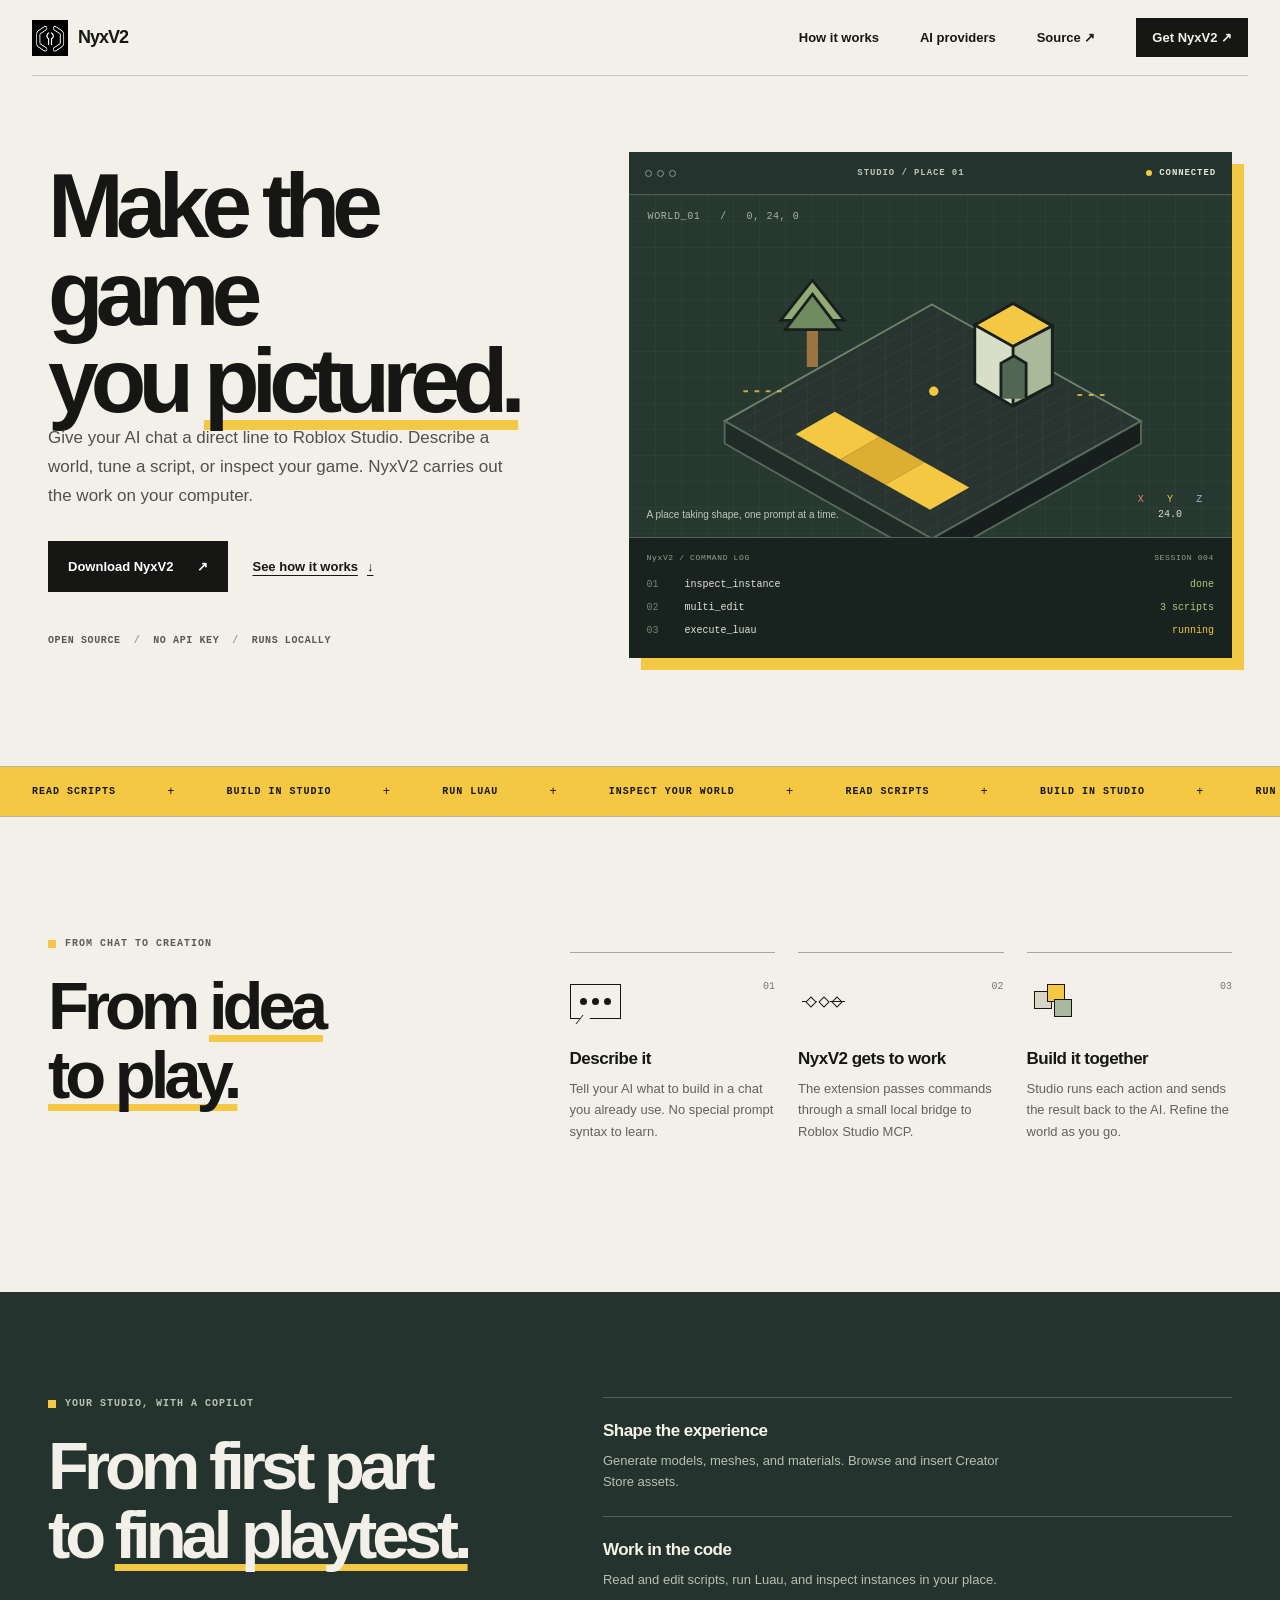
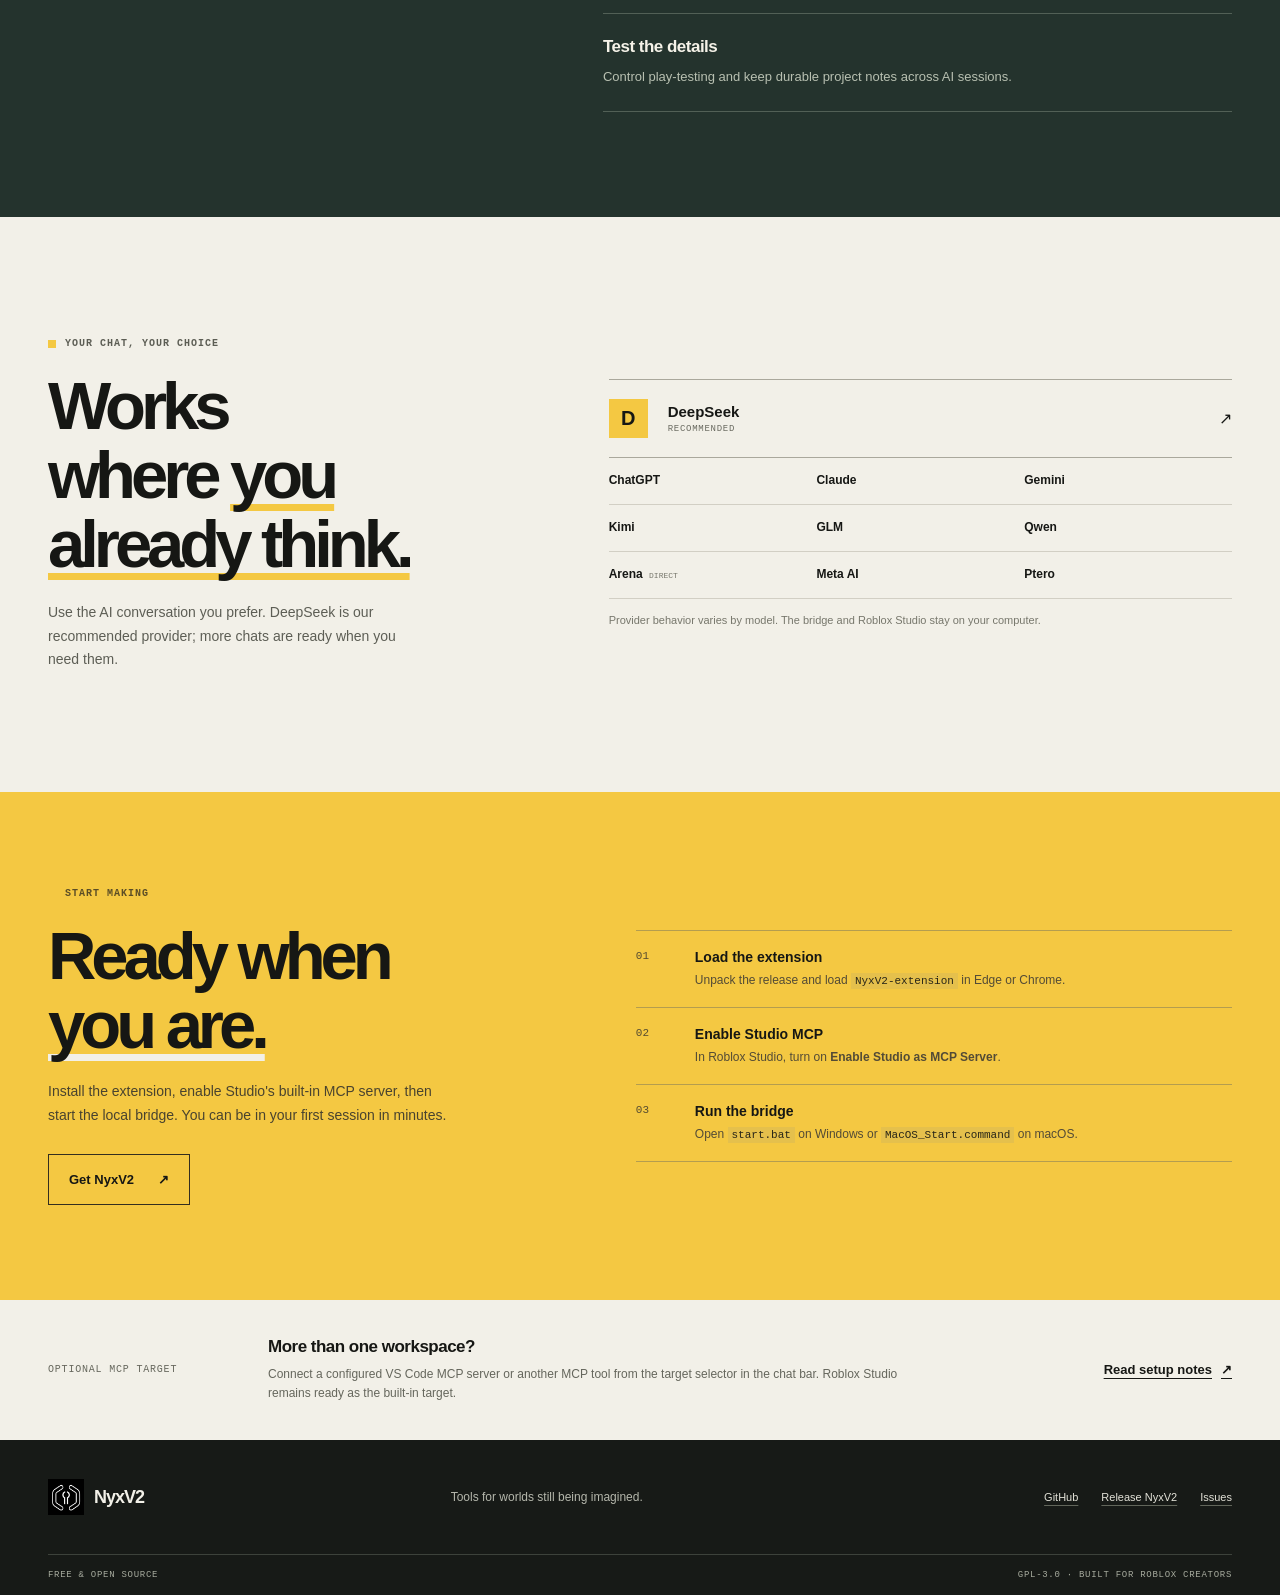
<file: docs/index.html>
<!doctype html>
<html lang="en">
  <head>
    <meta charset="utf-8">
    <meta name="viewport" content="width=device-width, initial-scale=1">
    <meta name="theme-color" content="#f2f0e8">
    <meta name="description" content="Build Roblox experiences from a normal AI chat. NyxV2 connects ChatGPT, DeepSeek, Gemini, and more to Roblox Studio through MCP.">
    <meta property="og:title" content="NyxV2: Build worlds with AI">
    <meta property="og:description" content="Your AI chat, connected to Roblox Studio. Free, open source, and running on your computer.">
    <meta property="og:type" content="website">
    <meta property="og:url" content="https://github.com/SharkCreepy/NyxV2-connector">
    <title>NyxV2: Build worlds with AI</title>
    <link rel="icon" href="assets/icon.png" type="image/png">
    <link rel="stylesheet" href="styles.css">
    <script src="script.js" defer></script>
  <style id="gesso-text-wrap">h1,h2,h3{text-wrap:balance}p,li,figcaption,blockquote{text-wrap:pretty}</style>
<style id="gesso-font-smoothing">html{-webkit-font-smoothing:antialiased;-moz-osx-font-smoothing:grayscale}</style>
<style id="gesso-image-outline">img:not([data-illustration]):not([data-icon]):not([aria-hidden="true"]){outline:1px solid rgba(0,0,0,0.05);outline-offset:-1px}</style>
</head>
  <body>
    <a class="skip-link" href="#main">Skip to content</a>
    <header class="site-header">
      <a class="brand" href="#top" aria-label="NyxV2 home">
        <img src="assets/icon.png" alt="" width="38" height="38">
        <span>NyxV2</span>
      </a>
      <button class="menu-toggle" type="button" aria-expanded="false" aria-controls="site-nav">
        <span class="menu-icon" aria-hidden="true"></span>
        <span class="sr-only">Open navigation</span>
      </button>
      <nav class="site-nav" id="site-nav" aria-label="Main navigation">
        <a href="#how-it-works">How it works</a>
        <a href="#providers">AI providers</a>
        <a href="https://github.com/SharkCreepy/NyxV2-connector" target="_blank" rel="noreferrer">Source <span aria-hidden="true">↗</span></a>
        <a class="nav-download" href="https://github.com/SharkCreepy/NyxV2-connector/releases/tag/NyxV2">Get NyxV2 <span aria-hidden="true">↗</span></a>
      </nav>
    </header>

    <main id="main">
      <section class="hero page-wrap" id="top">
        <div class="hero-copy">
          <h1>Make the game<br>you <span>pictured.</span></h1>
          <p class="hero-description">Give your AI chat a direct line to Roblox Studio. Describe a world, tune a script, or inspect your game. NyxV2 carries out the work on your computer.</p>
          <div class="hero-actions">
            <a class="button button-dark" href="https://github.com/SharkCreepy/NyxV2-connector/releases/tag/NyxV2">Download NyxV2 <span aria-hidden="true">↗</span></a>
            <a class="text-link" href="#how-it-works">See how it works <span aria-hidden="true">↓</span></a>
          </div>
          <ul class="hero-facts" aria-label="Highlights">
            <li>Open source</li>
            <li>No API key</li>
            <li>Runs locally</li>
          </ul>
        </div>

        <div class="workbench" aria-label="Illustration of NyxV2 connected to Roblox Studio">
          <div class="workbench-top">
            <span class="window-dots" aria-hidden="true"><i></i><i></i><i></i></span>
            <span>STUDIO / PLACE 01</span>
            <span class="connection"><i></i> CONNECTED</span>
          </div>
          <div class="scene">
            <div class="scene-coordinate">WORLD_01 &nbsp; / &nbsp; 0, 24, 0</div>
            <svg class="build-scene" viewBox="0 0 600 370" role="img" aria-labelledby="scene-title scene-desc">
              <title id="scene-title">A block-built Roblox world</title>
              <desc id="scene-desc">A small floating island with a house, a tree, and a stepping-stone path.</desc>
              <defs>
                <pattern id="grid" width="28" height="16" patternUnits="userSpaceOnUse" patternTransform="skewY(-28)">
                  <path d="M 28 0 L 0 0 0 16" fill="none" stroke="#3a4542" stroke-width="1"/>
                </pattern>
                <clipPath id="ground-clip">
                  <path d="M80 238 302 113 526 238 302 364Z"/>
                </clipPath>
              </defs>
              <path d="M80 238 302 113 526 238 302 364Z" fill="#283430" stroke="#70846c" stroke-width="2"/>
              <path d="M80 238 302 113 526 238 302 364Z" fill="url(#grid)" clip-path="url(#ground-clip)" opacity=".9"/>
              <path d="M80 238v24l222 126v-24Z" fill="#202a27" stroke="#56695a" stroke-width="2"/>
              <path d="M302 364v24l224-126v-24Z" fill="#171f1e" stroke="#56695a" stroke-width="2"/>
              <path d="m156 252 42-24 48 27-42 24Z" fill="#f4c842"/>
              <path d="m204 279 42-24 48 27-42 24Z" fill="#dcae31"/>
              <path d="m252 306 42-24 48 27-42 24Z" fill="#f4c842"/>
              <path d="M348 198v-63l41-23 42 24v63l-42 23Z" fill="#d7dfc7" stroke="#18201d" stroke-width="3"/>
              <path d="m348 135 41 23 42-22-42-24Z" fill="#f4c842" stroke="#18201d" stroke-width="3"/>
              <path d="m389 158 42-22v63l-42 22Z" fill="#a9b99a" stroke="#18201d" stroke-width="3"/>
              <path d="M376 214v-38l14-8 13 8v38" fill="#516653" stroke="#18201d" stroke-width="3"/>
              <path d="M174 174v-53" stroke="#9b7440" stroke-width="12" stroke-linecap="square"/>
              <path d="m174 87 34 43h-68Z" fill="#94aa75" stroke="#18201d" stroke-width="3"/>
              <path d="m174 102 29 38h-58Z" fill="#718b60" stroke="#18201d" stroke-width="3"/>
              <path d="M100 206h42M458 210h35" stroke="#f4c842" stroke-width="2" stroke-dasharray="5 7" opacity=".8"/>
              <circle cx="304" cy="206" r="5" fill="#f4c842"/>
            </svg>
            <div class="scene-axis"><span>X</span><span>Y</span><span>Z</span><b>24.0</b></div>
            <div class="scene-caption">A place taking shape, one prompt at a time.</div>
          </div>
          <div class="agent-console">
            <div class="console-heading"><span>NyxV2 / COMMAND LOG</span><span>SESSION 004</span></div>
            <div class="console-line"><span class="console-index">01</span><span class="console-command">inspect_instance</span><span class="console-result">done</span></div>
            <div class="console-line"><span class="console-index">02</span><span class="console-command">multi_edit</span><span class="console-result">3 scripts</span></div>
            <div class="console-line"><span class="console-index">03</span><span class="console-command">execute_luau</span><span class="console-result">running</span></div>
          </div>
        </div>
      </section>

      <section class="ticker" aria-label="Product highlights">
        <div class="ticker-track">
          <span>READ SCRIPTS</span><b>+</b><span>BUILD IN STUDIO</span><b>+</b><span>RUN LUAU</span><b>+</b><span>INSPECT YOUR WORLD</span><b>+</b><span>READ SCRIPTS</span><b>+</b><span>BUILD IN STUDIO</span><b>+</b><span>RUN LUAU</span><b>+</b><span>INSPECT YOUR WORLD</span><b>+</b>
        </div>
      </section>

      <section class="how page-wrap section-space" id="how-it-works">
        <div class="section-heading">
          <p class="section-label"><span class="label-mark"></span> FROM CHAT TO CREATION</p>
          <h2>From <span>idea to play.</span></h2>
        </div>
        <div class="steps">
          <article class="step">
            <span class="step-number">01</span>
            <div class="step-symbol symbol-chat" aria-hidden="true"><i></i><i></i><i></i></div>
            <h3>Describe it</h3>
            <p>Tell your AI what to build in a chat you already use. No special prompt syntax to learn.</p>
          </article>
          <article class="step">
            <span class="step-number">02</span>
            <div class="step-symbol symbol-bridge" aria-hidden="true"><i></i><i></i><i></i></div>
            <h3>NyxV2 gets to work</h3>
            <p>The extension passes commands through a small local bridge to Roblox Studio MCP.</p>
          </article>
          <article class="step">
            <span class="step-number">03</span>
            <div class="step-symbol symbol-cube" aria-hidden="true"><i></i><i></i><i></i></div>
            <h3>Build it together</h3>
            <p>Studio runs each action and sends the result back to the AI. Refine the world as you go.</p>
          </article>
        </div>
      </section>

      <section class="capabilities">
        <div class="capability-layout page-wrap">
          <div>
            <p class="section-label"><span class="label-mark"></span> YOUR STUDIO, WITH A COPILOT</p>
            <h2>From first part to <span>final playtest.</span></h2>
          </div>
          <div class="capability-list">
            <article><div><h3>Shape the experience</h3><p>Generate models, meshes, and materials. Browse and insert Creator Store assets.</p></div></article>
            <article><div><h3>Work in the code</h3><p>Read and edit scripts, run Luau, and inspect instances in your place.</p></div></article>
            <article><div><h3>Test the details</h3><p>Control play-testing and keep durable project notes across AI sessions.</p></div></article>
          </div>
        </div>
      </section>

      <section class="providers page-wrap section-space" id="providers">
        <div class="provider-intro">
          <p class="section-label"><span class="label-mark"></span> YOUR CHAT, YOUR CHOICE</p>
          <h2>Works where <span>you already think.</span></h2>
          <p>Use the AI conversation you prefer. DeepSeek is our recommended provider; more chats are ready when you need them.</p>
        </div>
        <div class="provider-board">
          <div class="provider-featured"><span class="provider-monogram">D</span><div><b>DeepSeek</b><small>RECOMMENDED</small></div><span class="provider-arrow">↗</span></div>
          <div class="provider-grid">
            <span>ChatGPT</span><span>Claude</span><span>Gemini</span><span>Kimi</span><span>GLM</span>
            <span>Qwen</span><span>Arena <small>DIRECT</small></span><span>Meta AI</span><span>Ptero</span>
          </div>
          <p class="provider-note">Provider behavior varies by model. The bridge and Roblox Studio stay on your computer.</p>
        </div>
      </section>

      <section class="setup-band">
        <div class="setup-layout page-wrap">
          <div class="setup-copy">
            <p class="section-label"><span class="label-mark"></span> START MAKING</p>
            <h2>Ready when <span>you are.</span></h2>
            <p>Install the extension, enable Studio's built-in MCP server, then start the local bridge. You can be in your first session in minutes.</p>
            <a class="button button-yellow" href="https://github.com/SharkCreepy/NyxV2-connector/releases/tag/NyxV2">Get NyxV2 <span aria-hidden="true">↗</span></a>
          </div>
          <ol class="setup-steps">
            <li><span>01</span><div><b>Load the extension</b><p>Unpack the release and load <code>NyxV2-extension</code> in Edge or Chrome.</p></div></li>
            <li><span>02</span><div><b>Enable Studio MCP</b><p>In Roblox Studio, turn on <em>Enable Studio as MCP Server</em>.</p></div></li>
            <li><span>03</span><div><b>Run the bridge</b><p>Open <code>start.bat</code> on Windows or <code>MacOS_Start.command</code> on macOS.</p></div></li>
          </ol>
        </div>
      </section>

      <section class="other-target page-wrap">
        <div class="target-index">OPTIONAL MCP TARGET</div>
        <div class="target-title"><h2>More than one workspace?</h2><p>Connect a configured VS Code MCP server or another MCP tool from the target selector in the chat bar. Roblox Studio remains ready as the built-in target.</p></div>
        <a href="https://github.com/SharkCreepy/NyxV2-connector#readme" class="text-link">Read setup notes <span aria-hidden="true">↗</span></a>
      </section>
    </main>

    <footer class="site-footer">
      <div class="footer-main page-wrap">
        <a class="brand footer-brand" href="#top">
          <img src="assets/icon.png" alt="" width="36" height="36">
          <span>NyxV2</span>
        </a>
        <p>Tools for worlds still being imagined.</p>
        <div class="footer-links"><a href="https://github.com/SharkCreepy/NyxV2-connector">GitHub</a><a href="https://github.com/SharkCreepy/NyxV2-connector/releases/tag/NyxV2">Release NyxV2</a><a href="https://github.com/SharkCreepy/NyxV2-connector/issues">Issues</a></div>
      </div>
      <div class="footer-bottom page-wrap"><span>FREE & OPEN SOURCE</span><span>GPL-3.0 · BUILT FOR ROBLOX CREATORS</span></div>
    </footer>
  </body>
</html>
</file>
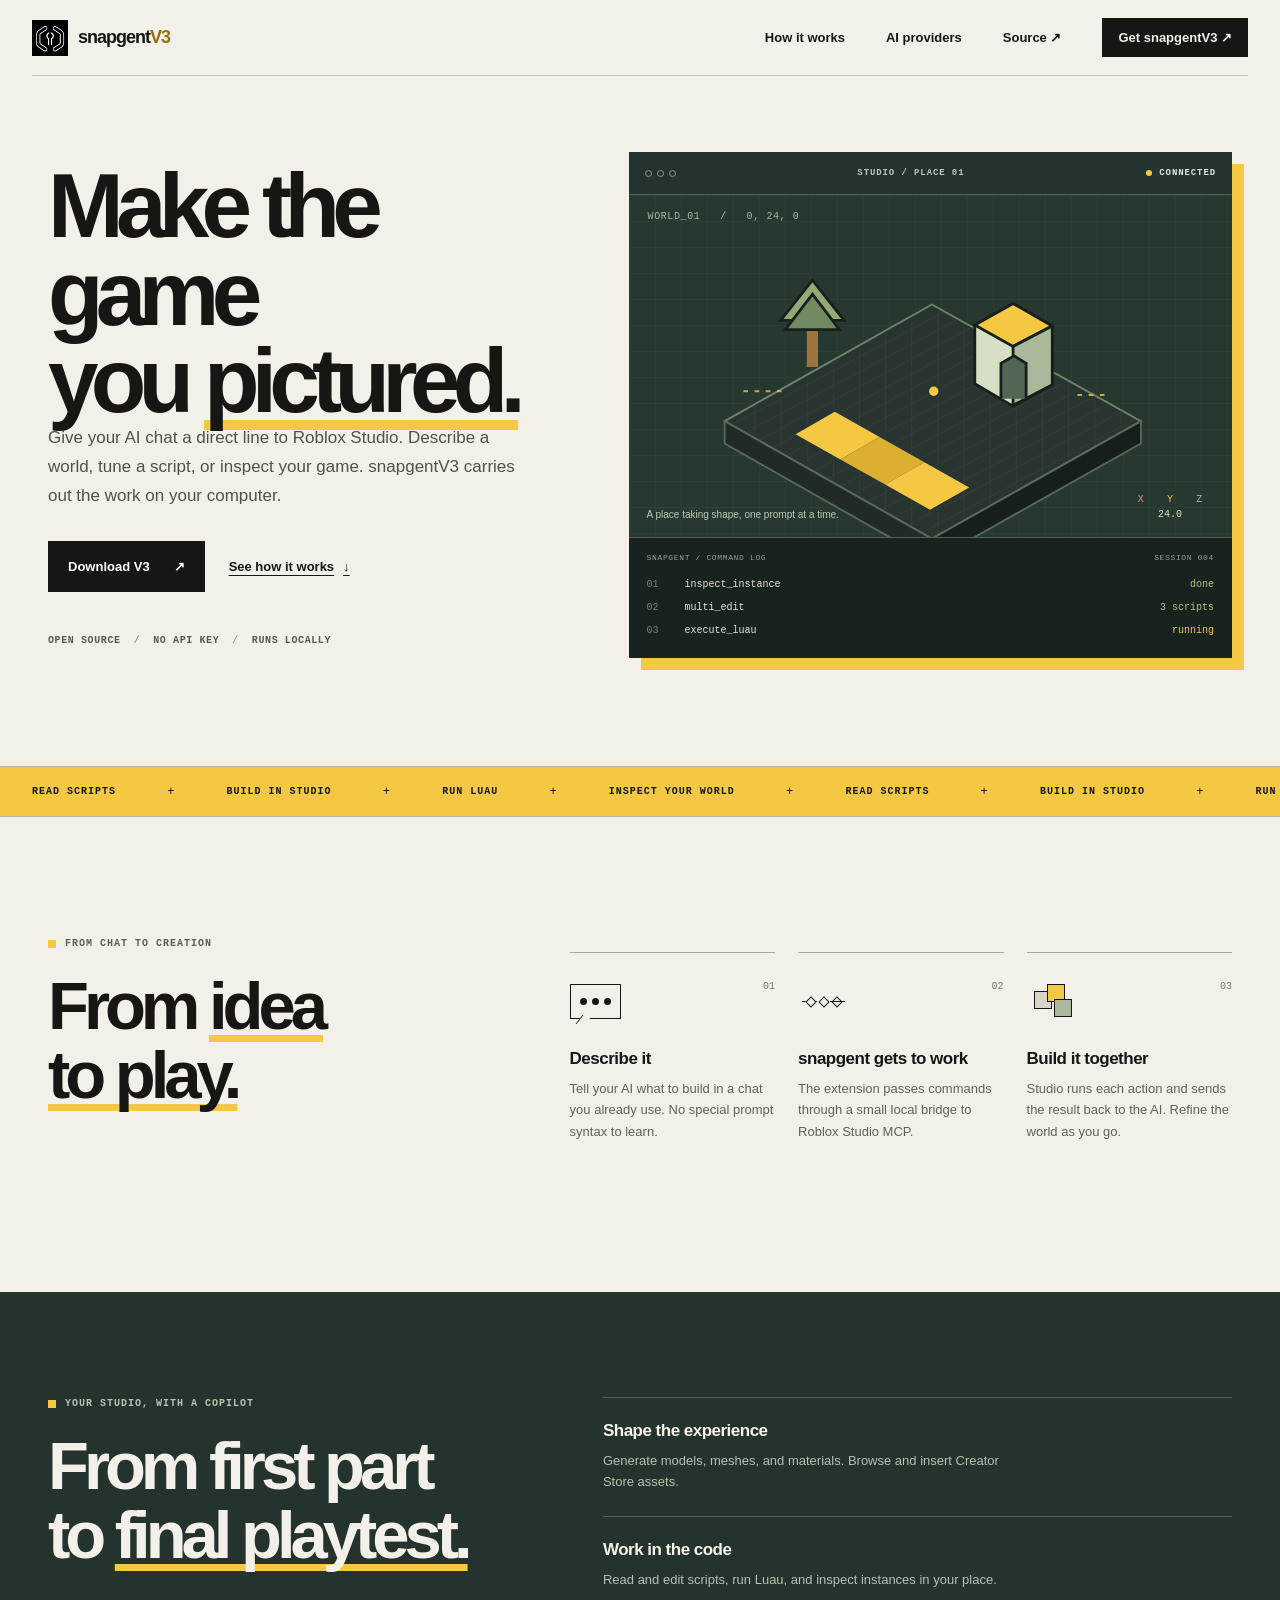
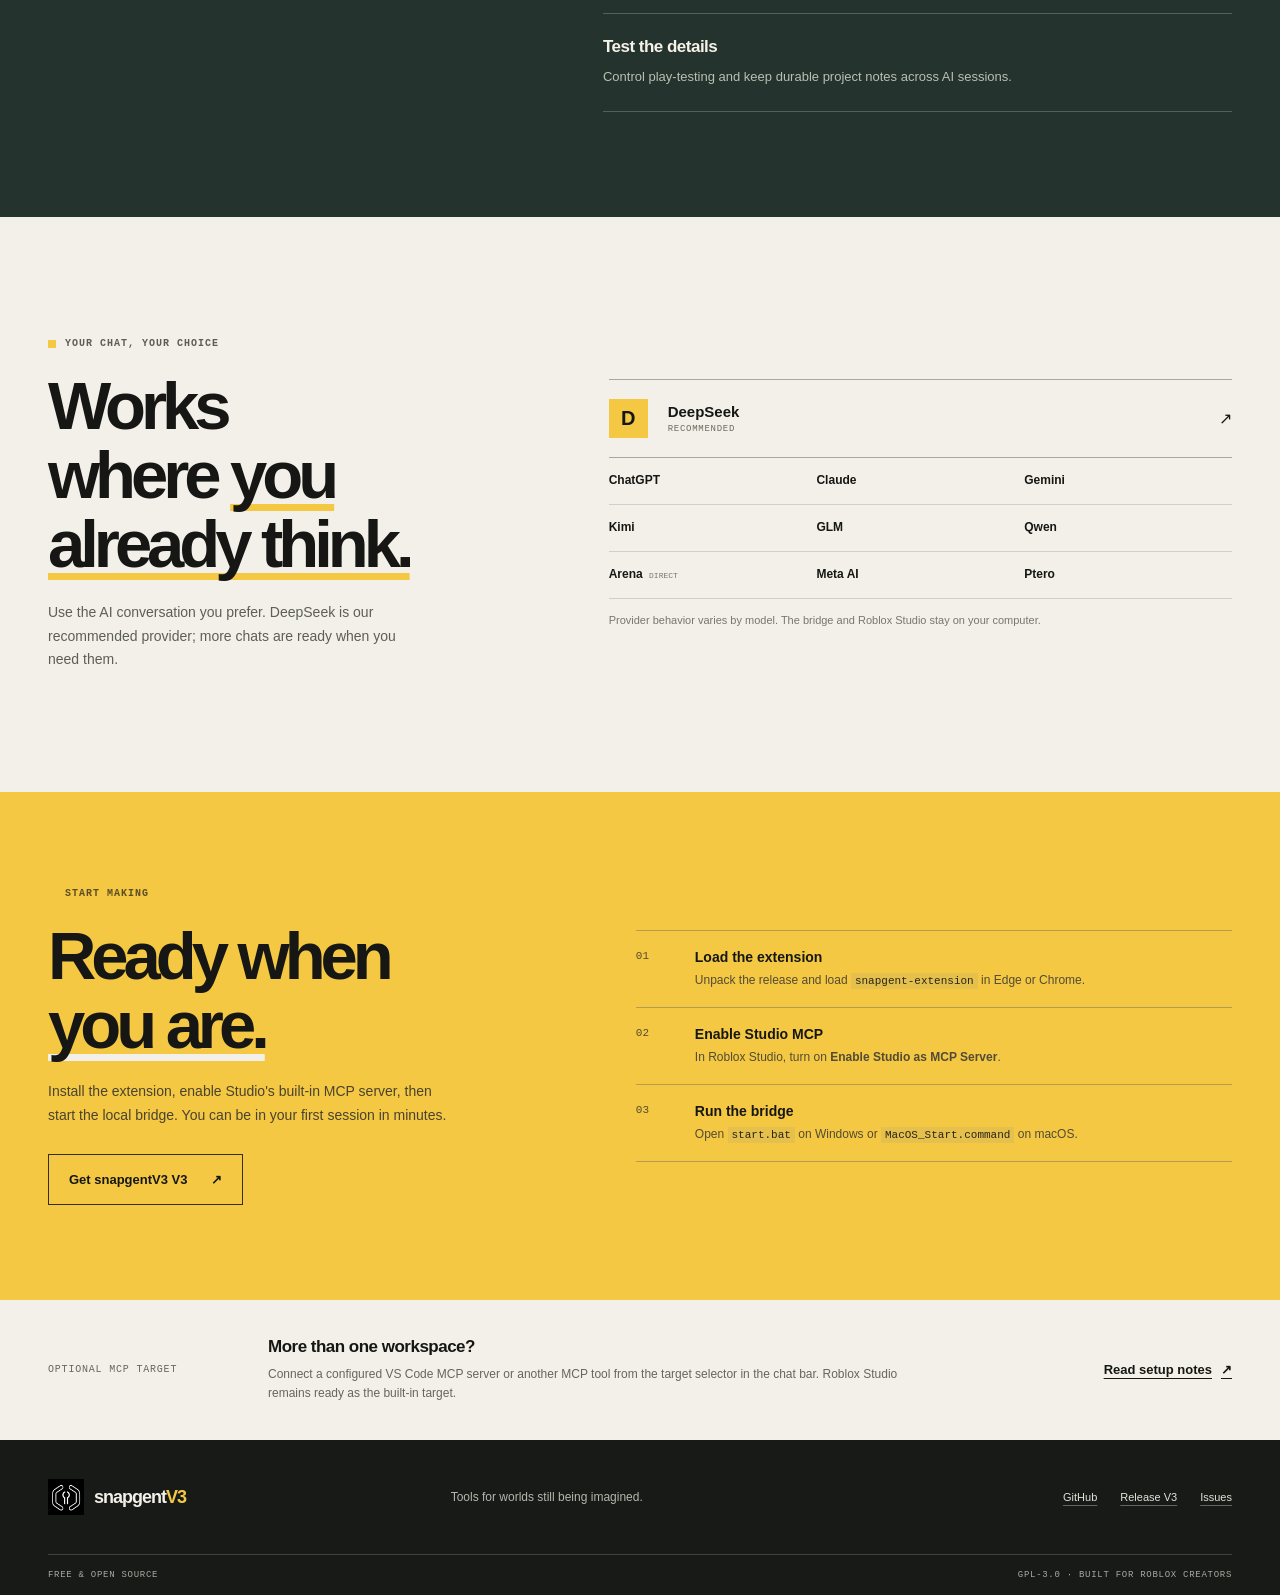
<file: site/index.html>
<!doctype html>
<html lang="en">
  <head>
    <meta charset="utf-8">
    <meta name="viewport" content="width=device-width, initial-scale=1">
    <meta name="theme-color" content="#f2f0e8">
    <meta name="description" content="Build Roblox experiences from a normal AI chat. snapgentV3 connects ChatGPT, DeepSeek, Gemini, and more to Roblox Studio through MCP.">
    <meta property="og:title" content="snapgentV3: Build worlds with AI">
    <meta property="og:description" content="Your AI chat, connected to Roblox Studio. Free, open source, and running on your computer.">
    <meta property="og:type" content="website">
    <meta property="og:url" content="https://herdodp.github.io/snapgent-connector/">
    <title>snapgentV3: Build worlds with AI</title>
    <link rel="icon" href="assets/icon.png" type="image/png">
    <link rel="stylesheet" href="styles.css">
    <script src="script.js" defer></script>
  <style id="gesso-text-wrap">h1,h2,h3{text-wrap:balance}p,li,figcaption,blockquote{text-wrap:pretty}</style>
<style id="gesso-font-smoothing">html{-webkit-font-smoothing:antialiased;-moz-osx-font-smoothing:grayscale}</style>
<style id="gesso-image-outline">img:not([data-illustration]):not([data-icon]):not([aria-hidden="true"]){outline:1px solid rgba(0,0,0,0.05);outline-offset:-1px}</style>
</head>
  <body>
    <a class="skip-link" href="#main">Skip to content</a>
    <header class="site-header">
      <a class="brand" href="#top" aria-label="snapgentV3 home">
        <img src="assets/icon.png" alt="" width="38" height="38">
        <span>snapgent<span class="brand-version">V3</span></span>
      </a>
      <button class="menu-toggle" type="button" aria-expanded="false" aria-controls="site-nav">
        <span class="menu-icon" aria-hidden="true"></span>
        <span class="sr-only">Open navigation</span>
      </button>
      <nav class="site-nav" id="site-nav" aria-label="Main navigation">
        <a href="#how-it-works">How it works</a>
        <a href="#providers">AI providers</a>
        <a href="https://github.com/herdodp/snapgent-connector" target="_blank" rel="noreferrer">Source <span aria-hidden="true">↗</span></a>
        <a class="nav-download" href="https://github.com/herdodp/snapgent-connector/releases/tag/V3">Get snapgentV3 <span aria-hidden="true">↗</span></a>
      </nav>
    </header>

    <main id="main">
      <section class="hero page-wrap" id="top">
        <div class="hero-copy">
          <h1>Make the game<br>you <span>pictured.</span></h1>
          <p class="hero-description">Give your AI chat a direct line to Roblox Studio. Describe a world, tune a script, or inspect your game. snapgentV3 carries out the work on your computer.</p>
          <div class="hero-actions">
            <a class="button button-dark" href="https://github.com/herdodp/snapgent-connector/releases/tag/V3">Download V3 <span aria-hidden="true">↗</span></a>
            <a class="text-link" href="#how-it-works">See how it works <span aria-hidden="true">↓</span></a>
          </div>
          <ul class="hero-facts" aria-label="Highlights">
            <li>Open source</li>
            <li>No API key</li>
            <li>Runs locally</li>
          </ul>
        </div>

        <div class="workbench" aria-label="Illustration of snapgentV3 connected to Roblox Studio">
          <div class="workbench-top">
            <span class="window-dots" aria-hidden="true"><i></i><i></i><i></i></span>
            <span>STUDIO / PLACE 01</span>
            <span class="connection"><i></i> CONNECTED</span>
          </div>
          <div class="scene">
            <div class="scene-coordinate">WORLD_01 &nbsp; / &nbsp; 0, 24, 0</div>
            <svg class="build-scene" viewBox="0 0 600 370" role="img" aria-labelledby="scene-title scene-desc">
              <title id="scene-title">A block-built Roblox world</title>
              <desc id="scene-desc">A small floating island with a house, a tree, and a stepping-stone path.</desc>
              <defs>
                <pattern id="grid" width="28" height="16" patternUnits="userSpaceOnUse" patternTransform="skewY(-28)">
                  <path d="M 28 0 L 0 0 0 16" fill="none" stroke="#3a4542" stroke-width="1"/>
                </pattern>
                <clipPath id="ground-clip">
                  <path d="M80 238 302 113 526 238 302 364Z"/>
                </clipPath>
              </defs>
              <path d="M80 238 302 113 526 238 302 364Z" fill="#283430" stroke="#70846c" stroke-width="2"/>
              <path d="M80 238 302 113 526 238 302 364Z" fill="url(#grid)" clip-path="url(#ground-clip)" opacity=".9"/>
              <path d="M80 238v24l222 126v-24Z" fill="#202a27" stroke="#56695a" stroke-width="2"/>
              <path d="M302 364v24l224-126v-24Z" fill="#171f1e" stroke="#56695a" stroke-width="2"/>
              <path d="m156 252 42-24 48 27-42 24Z" fill="#f4c842"/>
              <path d="m204 279 42-24 48 27-42 24Z" fill="#dcae31"/>
              <path d="m252 306 42-24 48 27-42 24Z" fill="#f4c842"/>
              <path d="M348 198v-63l41-23 42 24v63l-42 23Z" fill="#d7dfc7" stroke="#18201d" stroke-width="3"/>
              <path d="m348 135 41 23 42-22-42-24Z" fill="#f4c842" stroke="#18201d" stroke-width="3"/>
              <path d="m389 158 42-22v63l-42 22Z" fill="#a9b99a" stroke="#18201d" stroke-width="3"/>
              <path d="M376 214v-38l14-8 13 8v38" fill="#516653" stroke="#18201d" stroke-width="3"/>
              <path d="M174 174v-53" stroke="#9b7440" stroke-width="12" stroke-linecap="square"/>
              <path d="m174 87 34 43h-68Z" fill="#94aa75" stroke="#18201d" stroke-width="3"/>
              <path d="m174 102 29 38h-58Z" fill="#718b60" stroke="#18201d" stroke-width="3"/>
              <path d="M100 206h42M458 210h35" stroke="#f4c842" stroke-width="2" stroke-dasharray="5 7" opacity=".8"/>
              <circle cx="304" cy="206" r="5" fill="#f4c842"/>
            </svg>
            <div class="scene-axis"><span>X</span><span>Y</span><span>Z</span><b>24.0</b></div>
            <div class="scene-caption">A place taking shape, one prompt at a time.</div>
          </div>
          <div class="agent-console">
            <div class="console-heading"><span>SNAPGENT / COMMAND LOG</span><span>SESSION 004</span></div>
            <div class="console-line"><span class="console-index">01</span><span class="console-command">inspect_instance</span><span class="console-result">done</span></div>
            <div class="console-line"><span class="console-index">02</span><span class="console-command">multi_edit</span><span class="console-result">3 scripts</span></div>
            <div class="console-line"><span class="console-index">03</span><span class="console-command">execute_luau</span><span class="console-result">running</span></div>
          </div>
        </div>
      </section>

      <section class="ticker" aria-label="Product highlights">
        <div class="ticker-track">
          <span>READ SCRIPTS</span><b>+</b><span>BUILD IN STUDIO</span><b>+</b><span>RUN LUAU</span><b>+</b><span>INSPECT YOUR WORLD</span><b>+</b><span>READ SCRIPTS</span><b>+</b><span>BUILD IN STUDIO</span><b>+</b><span>RUN LUAU</span><b>+</b><span>INSPECT YOUR WORLD</span><b>+</b>
        </div>
      </section>

      <section class="how page-wrap section-space" id="how-it-works">
        <div class="section-heading">
          <p class="section-label"><span class="label-mark"></span> FROM CHAT TO CREATION</p>
          <h2>From <span>idea to play.</span></h2>
        </div>
        <div class="steps">
          <article class="step">
            <span class="step-number">01</span>
            <div class="step-symbol symbol-chat" aria-hidden="true"><i></i><i></i><i></i></div>
            <h3>Describe it</h3>
            <p>Tell your AI what to build in a chat you already use. No special prompt syntax to learn.</p>
          </article>
          <article class="step">
            <span class="step-number">02</span>
            <div class="step-symbol symbol-bridge" aria-hidden="true"><i></i><i></i><i></i></div>
            <h3>snapgent gets to work</h3>
            <p>The extension passes commands through a small local bridge to Roblox Studio MCP.</p>
          </article>
          <article class="step">
            <span class="step-number">03</span>
            <div class="step-symbol symbol-cube" aria-hidden="true"><i></i><i></i><i></i></div>
            <h3>Build it together</h3>
            <p>Studio runs each action and sends the result back to the AI. Refine the world as you go.</p>
          </article>
        </div>
      </section>

      <section class="capabilities">
        <div class="capability-layout page-wrap">
          <div>
            <p class="section-label"><span class="label-mark"></span> YOUR STUDIO, WITH A COPILOT</p>
            <h2>From first part to <span>final playtest.</span></h2>
          </div>
          <div class="capability-list">
            <article><div><h3>Shape the experience</h3><p>Generate models, meshes, and materials. Browse and insert Creator Store assets.</p></div></article>
            <article><div><h3>Work in the code</h3><p>Read and edit scripts, run Luau, and inspect instances in your place.</p></div></article>
            <article><div><h3>Test the details</h3><p>Control play-testing and keep durable project notes across AI sessions.</p></div></article>
          </div>
        </div>
      </section>

      <section class="providers page-wrap section-space" id="providers">
        <div class="provider-intro">
          <p class="section-label"><span class="label-mark"></span> YOUR CHAT, YOUR CHOICE</p>
          <h2>Works where <span>you already think.</span></h2>
          <p>Use the AI conversation you prefer. DeepSeek is our recommended provider; more chats are ready when you need them.</p>
        </div>
        <div class="provider-board">
          <div class="provider-featured"><span class="provider-monogram">D</span><div><b>DeepSeek</b><small>RECOMMENDED</small></div><span class="provider-arrow">↗</span></div>
          <div class="provider-grid">
            <span>ChatGPT</span><span>Claude</span><span>Gemini</span><span>Kimi</span><span>GLM</span>
            <span>Qwen</span><span>Arena <small>DIRECT</small></span><span>Meta AI</span><span>Ptero</span>
          </div>
          <p class="provider-note">Provider behavior varies by model. The bridge and Roblox Studio stay on your computer.</p>
        </div>
      </section>

      <section class="setup-band">
        <div class="setup-layout page-wrap">
          <div class="setup-copy">
            <p class="section-label"><span class="label-mark"></span> START MAKING</p>
            <h2>Ready when <span>you are.</span></h2>
            <p>Install the extension, enable Studio's built-in MCP server, then start the local bridge. You can be in your first session in minutes.</p>
            <a class="button button-yellow" href="https://github.com/herdodp/snapgent-connector/releases/tag/V3">Get snapgentV3 V3 <span aria-hidden="true">↗</span></a>
          </div>
          <ol class="setup-steps">
            <li><span>01</span><div><b>Load the extension</b><p>Unpack the release and load <code>snapgent-extension</code> in Edge or Chrome.</p></div></li>
            <li><span>02</span><div><b>Enable Studio MCP</b><p>In Roblox Studio, turn on <em>Enable Studio as MCP Server</em>.</p></div></li>
            <li><span>03</span><div><b>Run the bridge</b><p>Open <code>start.bat</code> on Windows or <code>MacOS_Start.command</code> on macOS.</p></div></li>
          </ol>
        </div>
      </section>

      <section class="other-target page-wrap">
        <div class="target-index">OPTIONAL MCP TARGET</div>
        <div class="target-title"><h2>More than one workspace?</h2><p>Connect a configured VS Code MCP server or another MCP tool from the target selector in the chat bar. Roblox Studio remains ready as the built-in target.</p></div>
        <a href="https://github.com/herdodp/snapgent-connector#readme" class="text-link">Read setup notes <span aria-hidden="true">↗</span></a>
      </section>
    </main>

    <footer class="site-footer">
      <div class="footer-main page-wrap">
        <a class="brand footer-brand" href="#top">
          <img src="assets/icon.png" alt="" width="36" height="36">
          <span>snapgent<span class="brand-version">V3</span></span>
        </a>
        <p>Tools for worlds still being imagined.</p>
        <div class="footer-links"><a href="https://github.com/herdodp/snapgent-connector">GitHub</a><a href="https://github.com/herdodp/snapgent-connector/releases/tag/V3">Release V3</a><a href="https://github.com/herdodp/snapgent-connector/issues">Issues</a></div>
      </div>
      <div class="footer-bottom page-wrap"><span>FREE & OPEN SOURCE</span><span>GPL-3.0 · BUILT FOR ROBLOX CREATORS</span></div>
    </footer>
  </body>
</html>
</file>
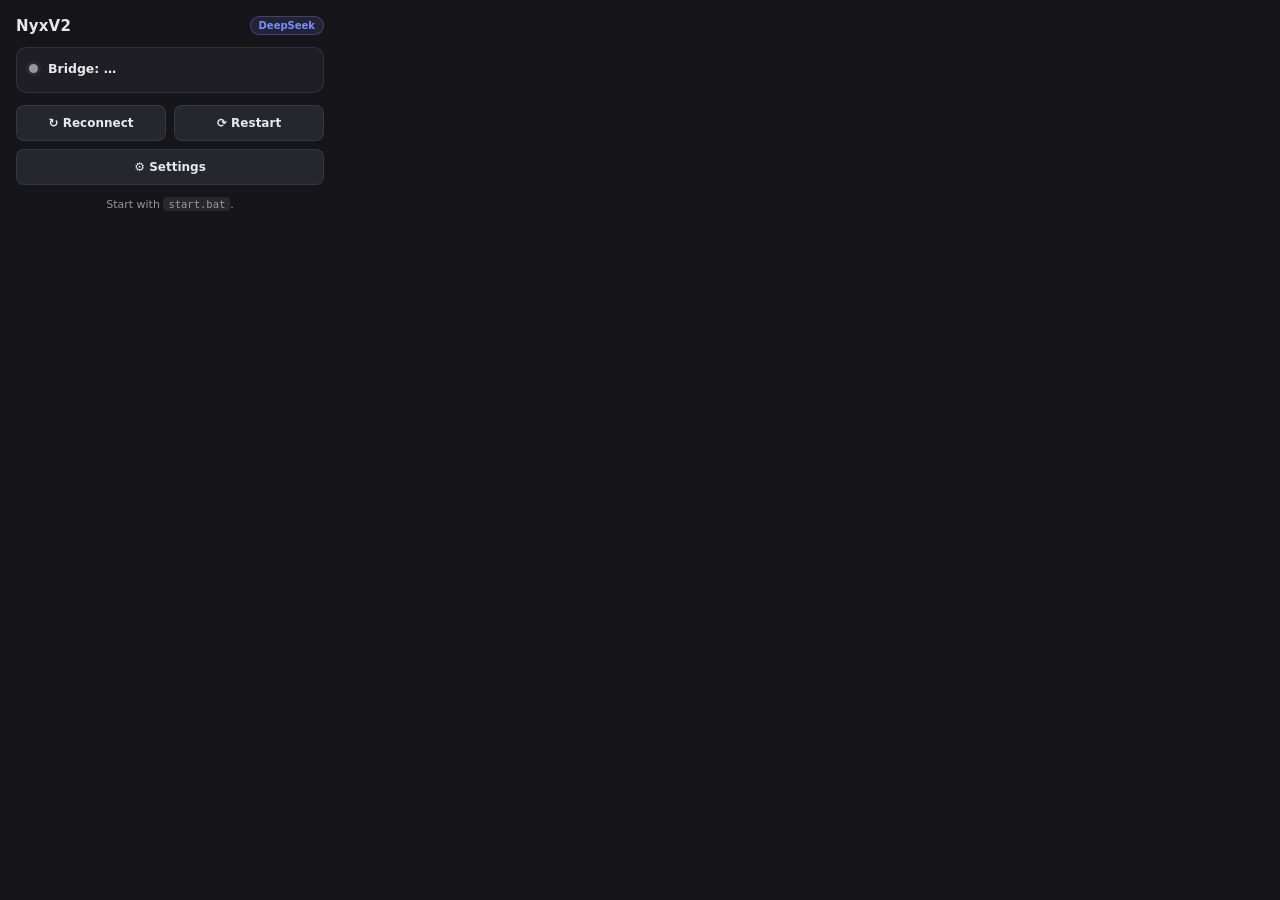
<file: NyxV2-extension/popup.html>
<!DOCTYPE html>
<html lang="en">
<head>
  <meta charset="utf-8" />
  <meta name="viewport" content="width=device-width, initial-scale=1" />
  <style>
    :root {
      --bg: #16161a;
      --surface: #1e1e24;
      --surface-2: #26262e;
      --border: rgba(255, 255, 255, 0.08);
      --text: #e8e8ec;
      --muted: rgba(232, 232, 236, 0.6);
      --accent: #7c8cff;
      --ok: #3ddc97;
      --warn: #ffb454;
      --bad: #ff6b6b;
      --radius: 10px;
    }

    * { box-sizing: border-box; }

    body {
      width: min(340px, 100vw);
      max-width: 100vw;
      margin: 0;
      font-family: "Segoe UI", system-ui, -apple-system, sans-serif;
      background: var(--bg);
      color: var(--text);
      -webkit-font-smoothing: antialiased;
    }

    .wrap {
      display: flex;
      flex-direction: column;
      gap: 12px;
      padding: clamp(12px, 4vw, 16px);
    }

    /* Header */
    header {
      display: flex;
      align-items: center;
      justify-content: space-between;
      gap: 8px;
    }
    h1 {
      display: flex;
      align-items: baseline;
      gap: 8px;
      margin: 0;
      font-size: 15px;
      font-weight: 700;
      letter-spacing: 0.2px;
    }
    .ver {
      font-size: 10px;
      font-weight: 500;
      color: var(--muted);
    }
    .badge {
      font-size: 10px;
      font-weight: 600;
      padding: 3px 8px;
      border-radius: 999px;
      color: var(--accent);
      background: rgba(124, 140, 255, 0.12);
      border: 1px solid rgba(124, 140, 255, 0.3);
    }

    /* Card */
    .card {
      background: var(--surface);
      border: 1px solid var(--border);
      border-radius: var(--radius);
      padding: 12px;
    }

    .status {
      display: flex;
      align-items: flex-start;
      gap: 10px;
    }
    .dot {
      flex: none;
      width: 9px;
      height: 9px;
      margin-top: 4px;
      border-radius: 50%;
      background: var(--muted);
      box-shadow: 0 0 0 3px rgba(255, 255, 255, 0.05);
      transition: background 0.2s, box-shadow 0.2s;
    }
    .dot.ok   { background: var(--ok);   box-shadow: 0 0 0 3px rgba(61, 220, 151, 0.18); }
    .dot.warn { background: var(--warn); box-shadow: 0 0 0 3px rgba(255, 180, 84, 0.18); }
    .dot.bad  { background: var(--bad);  box-shadow: 0 0 0 3px rgba(255, 107, 107, 0.18); }

    .status-text { min-width: 0; flex: 1; }
    #state {
      font-size: 12.5px;
      font-weight: 600;
      line-height: 1.4;
      overflow-wrap: anywhere;
    }
    #tools {
      margin-top: 2px;
      font-size: 11.5px;
      color: var(--muted);
      overflow-wrap: anywhere;
    }

    #servers {
      margin-top: 10px;
      padding-top: 10px;
      border-top: 1px solid var(--border);
      font-family: ui-monospace, "Cascadia Code", Consolas, monospace;
      font-size: 11px;
      line-height: 1.6;
      color: var(--muted);
      white-space: pre-line;
      overflow-wrap: anywhere;
    }
    #servers:empty { display: none; }

    /* Buttons */
    .actions {
      display: grid;
      grid-template-columns: 1fr 1fr;
      gap: 8px;
    }
    .actions .full { grid-column: 1 / -1; }

    button {
      width: 100%;
      min-height: 36px;
      padding: 8px 10px;
      border: 1px solid var(--border);
      border-radius: 8px;
      cursor: pointer;
      font: inherit;
      font-size: 12px;
      font-weight: 600;
      color: var(--text);
      background: var(--surface-2);
      transition: background 0.15s, transform 0.05s, border-color 0.15s;
    }
    button:hover { background: #30303a; border-color: rgba(255, 255, 255, 0.16); }
    button:active { transform: translateY(1px); }
    button:focus-visible { outline: 2px solid var(--accent); outline-offset: 2px; }

    /* Footer */
    .hint {
      margin: 0;
      font-size: 11px;
      line-height: 1.5;
      color: var(--muted);
      text-align: center;
    }
    code {
      padding: 1px 5px;
      border-radius: 4px;
      font-size: 10.5px;
      background: rgba(255, 255, 255, 0.08);
    }
  </style>
</head>
<body>
  <div class="wrap">
    <header>
      <h1>NyxV2</h1>
      <span class="badge">DeepSeek</span>
    </header>

    <section class="card">
      <div class="status">
        <span id="dot" class="dot"></span>
        <div class="status-text">
          <div id="state">Bridge: …</div>
          <div id="tools"></div>
        </div>
      </div>
      <div id="servers"></div>
    </section>

    <div class="actions">
      <button class="ghost" id="reconnect">↻ Reconnect</button>
      <button class="ghost" id="restart">⟳ Restart</button>
      <button class="ghost full" id="settings">⚙ Settings</button>
    </div>

    <p class="hint">
      Start with <code>start.bat</code>.
    </p>
  </div>
  <script src="popup.js"></script>
</body>
</html>
</file>
<file: docs/styles.css>
:root {
  color-scheme: light;
  --paper: #f2f0e8;
  --paper-deep: #e9e6db;
  --ink: #161714;
  --muted: #696a60;
  --line: #c9c7bc;
  --yellow: #f4c842;
  --forest: #24332d;
  --forest-light: #9eae91;
  --mono: "SFMono-Regular", Consolas, "Liberation Mono", monospace;
  --sans: Inter, "Segoe UI", Arial, sans-serif;
}

* { box-sizing: border-box; }

html {
  scroll-behavior: smooth;
  scroll-padding-top: 82px;
}

body {
  margin: 0;
  background: var(--paper);
  color: var(--ink);
  font-family: var(--sans);
  -webkit-font-smoothing: antialiased;
}

a { color: inherit; }

button, a { -webkit-tap-highlight-color: transparent; }

button:focus-visible, a:focus-visible {
  outline: 3px solid #9c7410;
  outline-offset: 4px;
}

.page-wrap {
  width: min(1200px, calc(100% - 96px));
  margin-inline: auto;
}

.skip-link {
  position: fixed;
  z-index: 20;
  top: 12px;
  left: 12px;
  padding: 12px 16px;
  transform: translateY(-160%);
  background: var(--yellow);
  color: var(--ink);
  font-weight: 700;
}

.skip-link:focus { transform: translateY(0); }

.site-header {
  position: relative;
  z-index: 5;
  display: flex;
  width: min(1340px, calc(100% - 64px));
  min-height: 76px;
  align-items: center;
  justify-content: space-between;
  margin-inline: auto;
  border-bottom: 1px solid var(--line);
}

.brand {
  display: inline-flex;
  align-items: center;
  gap: 10px;
  text-decoration: none;
  font-size: 18px;
  font-weight: 760;
  letter-spacing: -0.055em;
}

.brand img {
  display: block;
  width: 36px;
  height: 36px;
  object-fit: cover;
}

.brand-version { color: #94700d; }

.site-nav {
  display: flex;
  align-items: center;
  gap: clamp(20px, 3.2vw, 48px);
  font-size: 13px;
  font-weight: 650;
}

.site-nav a {
  text-decoration: none;
  transition: color 140ms ease;
}

.site-nav a:hover, .text-link:hover { color: #8b690c; }

.site-nav .nav-download {
  padding: 12px 16px;
  background: var(--ink);
  color: var(--paper);
}

.site-nav .nav-download:hover { background: #35372f; }
.menu-toggle, .sr-only { display: none; }

.hero {
  position: relative;
  display: grid;
  min-height: 690px;
  grid-template-columns: minmax(0, .91fr) minmax(480px, 1.09fr);
  align-items: center;
  gap: clamp(34px, 6vw, 90px);
  padding-block: 68px 100px;
}

.hero-copy { position: relative; z-index: 1; }

.hero h1 {
  max-width: 630px;
  margin: 0;
  font-size: clamp(56px, 7.1vw, 96px);
  font-weight: 760;
  letter-spacing: -.085em;
  line-height: .96;
}

.hero h1 span, .section-heading h2 span, .capability-layout h2 span,
.provider-intro h2 span, .setup-copy h2 span {
  text-decoration: underline;
  text-decoration-color: var(--yellow);
  text-decoration-thickness: .11em;
  text-underline-offset: .09em;
  text-decoration-skip-ink: none;
}

.label-mark {
  display: inline-block;
  width: 8px;
  height: 8px;
  flex: 0 0 8px;
  background: var(--yellow);
}

.hero-description {
  max-width: 480px;
  margin: 0;
  color: #505149;
  font-size: 17px;
  line-height: 1.7;
}

.hero-actions {
  display: flex;
  align-items: center;
  flex-wrap: wrap;
  gap: 24px;
  margin-top: 30px;
}

.button {
  display: inline-flex;
  min-height: 51px;
  align-items: center;
  justify-content: center;
  gap: 24px;
  padding: 0 20px;
  text-decoration: none;
  font-size: 13px;
  font-weight: 720;
  transition: background 140ms ease, color 140ms ease;
}

.button-dark { background: var(--ink); color: white; }
.button-dark:hover { background: #35372f; }
.button-yellow { background: var(--yellow); color: var(--ink); }
.button-yellow:hover { background: #ffdc68; }

.text-link {
  display: inline-flex;
  align-items: center;
  gap: 9px;
  font-size: 13px;
  font-weight: 700;
  text-decoration-thickness: 1px;
  text-underline-offset: 4px;
  transition: color 140ms ease;
}

.hero-facts {
  display: flex;
  flex-wrap: wrap;
  gap: 0;
  margin: 42px 0 0;
  padding: 0;
  list-style: none;
  color: #57584f;
  font: 600 10px/1.4 var(--mono);
  letter-spacing: .06em;
  text-transform: uppercase;
}

.hero-facts li + li::before {
  content: "/";
  margin-inline: 13px;
  color: #9a978a;
}

.workbench {
  position: relative;
  overflow: visible;
  background: var(--forest);
  color: #f2f0e8;
  box-shadow: 12px 12px 0 var(--yellow);
}

.workbench-top {
  display: flex;
  height: 43px;
  align-items: center;
  justify-content: space-between;
  padding-inline: 16px;
  border-bottom: 1px solid #526056;
  color: #bec6b7;
  font: 600 9px/1 var(--mono);
  letter-spacing: .1em;
}

.window-dots { display: flex; gap: 5px; }
.window-dots i { width: 7px; height: 7px; border: 1px solid #8b998a; border-radius: 50%; }

.connection { display: flex; align-items: center; gap: 7px; color: #dfe7d7; }
.connection i { width: 6px; height: 6px; border-radius: 50%; background: var(--yellow); }

.scene {
  position: relative;
  overflow: hidden;
  min-height: 330px;
  background-color: #273831;
  background-image: linear-gradient(#a1b1970b 1px, transparent 1px), linear-gradient(90deg, #a1b1970b 1px, transparent 1px);
  background-size: 26px 26px;
}

.scene-coordinate {
  position: absolute;
  top: 17px;
  left: 19px;
  z-index: 1;
  color: #a9b6a3;
  font: 10px/1 var(--mono);
  letter-spacing: .06em;
}

.build-scene {
  display: block;
  width: min(100%, 560px);
  height: auto;
  margin: 4px auto -8px;
}

.scene-axis {
  position: absolute;
  right: 18px;
  bottom: 15px;
  display: grid;
  width: 88px;
  grid-template-columns: repeat(3, 1fr);
  color: #d7dfc7;
  font: 10px/1.5 var(--mono);
  text-align: center;
}

.scene-axis span:nth-child(1) { color: #e48c69; }
.scene-axis span:nth-child(2) { color: var(--yellow); }
.scene-axis span:nth-child(3) { color: #9bb7d5; }
.scene-axis b { grid-column: 1 / -1; font-weight: 500; }

.scene-caption {
  position: absolute;
  bottom: 17px;
  left: 18px;
  color: #bdc7b6;
  font-size: 10px;
}

.agent-console {
  padding: 14px 18px 16px;
  border-top: 1px solid #526056;
  background: #18231f;
  font: 10px/1.5 var(--mono);
}

.console-heading {
  display: flex;
  justify-content: space-between;
  margin-bottom: 9px;
  color: #94a18f;
  font-size: 8px;
  letter-spacing: .08em;
}

.console-line {
  display: grid;
  grid-template-columns: 28px 1fr auto;
  gap: 10px;
  padding-block: 4px;
}

.console-index { color: #778372; }
.console-command { color: #e4e3d8; }
.console-result { color: #b6c47f; }
.console-line:last-child .console-result { color: var(--yellow); }

.workbench-stamp {
  position: absolute;
  top: -20px;
  right: -19px;
  display: grid;
  width: 63px;
  height: 63px;
  align-content: center;
  border: 1px solid var(--ink);
  background: var(--yellow);
  color: var(--ink);
  font: 700 9px/1.45 var(--mono);
  letter-spacing: .06em;
  text-align: center;
  transform: rotate(5deg);
}

.ticker {
  overflow: hidden;
  border-block: 1px solid #b6b3a7;
  background: var(--yellow);
}

.ticker-track {
  display: flex;
  min-width: max-content;
  min-height: 49px;
  align-items: center;
  justify-content: space-around;
  gap: clamp(21px, 4vw, 60px);
  padding-inline: 32px;
  font: 650 10px/1 var(--mono);
  letter-spacing: .1em;
}

.ticker-track b { font-size: 12px; font-weight: 500; }

.section-space { padding-block: 120px; }

.how { display: grid; grid-template-columns: .8fr 1.2fr; gap: 80px; }

.section-label {
  display: flex;
  align-items: center;
  gap: 9px;
  margin: 0 0 20px;
  color: #5c5d54;
  font: 650 10px/1.4 var(--mono);
  letter-spacing: .1em;
}

.section-heading h2, .capability-layout h2, .provider-intro h2,
.setup-copy h2 {
  margin: 0;
  font-size: clamp(42px, 5.3vw, 67px);
  font-weight: 730;
  letter-spacing: -.075em;
  line-height: 1.03;
}

.steps {
  display: grid;
  grid-template-columns: repeat(3, 1fr);
  gap: 23px;
  padding-top: 15px;
}

.step {
  position: relative;
  min-height: 220px;
  padding: 26px 0 0;
  border-top: 1px solid #a9a79b;
}

.step-number {
  position: absolute;
  top: 29px;
  right: 0;
  color: #78796e;
  font: 10px/1 var(--mono);
}

.step-symbol {
  position: relative;
  display: flex;
  width: 51px;
  height: 45px;
  align-items: center;
  justify-content: center;
  gap: 5px;
  margin-bottom: 25px;
}

.symbol-chat i {
  width: 7px;
  height: 7px;
  border-radius: 50%;
  background: var(--ink);
}

.symbol-chat::before {
  position: absolute;
  inset: 5px 0;
  border: 1px solid var(--ink);
  content: "";
}

.symbol-chat::after {
  position: absolute;
  bottom: 0;
  left: 9px;
  width: 9px;
  height: 9px;
  border-left: 1px solid var(--ink);
  background: var(--paper);
  content: "";
  transform: skew(-38deg);
}

.symbol-bridge i {
  width: 8px;
  height: 8px;
  border: 1px solid var(--ink);
  background: var(--paper);
  transform: rotate(45deg);
}

.symbol-bridge::before, .symbol-bridge::after {
  position: absolute;
  top: 22px;
  width: 15px;
  border-top: 1px solid var(--ink);
  content: "";
}

.symbol-bridge::before { left: 4px; }
.symbol-bridge::after { right: 4px; }
.symbol-cube i { position: absolute; width: 18px; height: 18px; border: 1px solid var(--ink); }
.symbol-cube i:nth-child(1) { left: 7px; top: 12px; background: #d8d5c8; }
.symbol-cube i:nth-child(2) { left: 20px; top: 5px; background: var(--yellow); }
.symbol-cube i:nth-child(3) { left: 27px; top: 20px; background: #aab99d; }

.step h3, .capability-list h3 {
  margin: 0 0 9px;
  font-size: 17px;
  font-weight: 690;
  letter-spacing: -.03em;
}

.step p, .capability-list p {
  margin: 0;
  color: #616259;
  font-size: 13px;
  line-height: 1.65;
}

.capabilities {
  padding-block: 105px;
  background: var(--forest);
  color: var(--paper);
}

.capability-layout {
  display: grid;
  grid-template-columns: .85fr 1.15fr;
  align-items: start;
  gap: 90px;
}

.capabilities .section-label { color: #b9c3b3; }
.capabilities .label-mark { background: var(--yellow); }
.capability-layout h2 span { text-decoration-color: var(--yellow); }

.capability-list { border-top: 1px solid #526056; }

.capability-list article {
  display: grid;
  grid-template-columns: 1fr;
  align-items: start;
  padding: 23px 0;
  border-bottom: 1px solid #526056;
}

.capability-list h3 { color: #f5f2e8; }
.capability-list p { max-width: 440px; color: #b8c0b1; }

.providers {
  display: grid;
  grid-template-columns: .85fr 1.15fr;
  align-items: center;
  gap: 100px;
}

.provider-intro > p:last-child {
  max-width: 360px;
  margin: 23px 0 0;
  color: #5d5e55;
  font-size: 14px;
  line-height: 1.7;
}

.provider-board { border-top: 1px solid #aaa89c; }

.provider-featured {
  display: grid;
  grid-template-columns: 46px 1fr auto;
  gap: 13px;
  align-items: center;
  padding: 19px 0;
  border-bottom: 1px solid #aaa89c;
}

.provider-monogram {
  display: grid;
  width: 39px;
  height: 39px;
  place-items: center;
  background: var(--yellow);
  font-size: 20px;
  font-weight: 760;
}

.provider-featured > div { display: flex; flex-direction: column; gap: 4px; }
.provider-featured > div b { font-size: 15px; }
.provider-featured small { color: #696a60; font: 9px/1.3 var(--mono); letter-spacing: .08em; }
.provider-arrow { font-size: 16px; }

.provider-grid {
  display: grid;
  grid-template-columns: repeat(3, 1fr);
}

.provider-grid > span {
  min-height: 47px;
  padding: 15px 8px 12px 0;
  border-bottom: 1px solid #d2cfc4;
  font-size: 12px;
  font-weight: 620;
}

.provider-grid small {
  display: inline-block;
  margin-left: 3px;
  color: #77776c;
  font: 8px/1 var(--mono);
}

.provider-note {
  margin: 13px 0 0;
  color: #77776c;
  font-size: 11px;
  line-height: 1.55;
}

.setup-band {
  background: var(--yellow);
}

.setup-layout {
  display: grid;
  grid-template-columns: .9fr 1.1fr;
  gap: 100px;
  padding-block: 95px;
}

.setup-copy .section-label { color: #5b4d26; }
.setup-copy h2 span { text-decoration-color: var(--paper); }
.setup-copy > p:not(.section-label) {
  max-width: 410px;
  margin: 21px 0 26px;
  color: #49432f;
  font-size: 14px;
  line-height: 1.7;
}

.button-yellow { border: 1px solid #332e1f; }

.setup-steps {
  align-self: center;
  margin: 0;
  padding: 0;
  list-style: none;
}

.setup-steps li {
  display: grid;
  grid-template-columns: 45px 1fr;
  gap: 14px;
  padding: 17px 0;
  border-top: 1px solid #b49d4f;
}

.setup-steps li:last-child { border-bottom: 1px solid #b49d4f; }
.setup-steps li > span { color: #564c30; font: 11px/1.6 var(--mono); }
.setup-steps b { font-size: 14px; }
.setup-steps p { margin: 5px 0 0; color: #534b36; font-size: 12px; line-height: 1.6; }

.setup-steps code {
  padding: 2px 4px;
  background: #e5c04c;
  color: #282518;
  font: 11px var(--mono);
}

.setup-steps em { font-style: normal; font-weight: 650; }

.other-target {
  display: grid;
  grid-template-columns: 190px 1fr auto;
  gap: 30px;
  align-items: center;
  padding-block: 37px;
}

.target-index {
  color: #66675d;
  font: 10px/1.5 var(--mono);
  letter-spacing: .08em;
}

.target-title h2 { margin: 0 0 8px; font-size: 17px; letter-spacing: -.03em; }
.target-title p { max-width: 650px; margin: 0; color: #65665c; font-size: 12px; line-height: 1.6; }
.other-target > .text-link { white-space: nowrap; }

.site-footer {
  background: #171a17;
  color: var(--paper);
}

.footer-main {
  display: grid;
  grid-template-columns: 1fr 1fr 1fr;
  align-items: center;
  gap: 24px;
  min-height: 114px;
}

.footer-brand { color: var(--paper); }
.footer-brand .brand-version { color: var(--yellow); }
.footer-main > p { color: #b5b7ac; font-size: 12px; }
.footer-links { display: flex; justify-content: flex-end; gap: 23px; font-size: 11px; }
.footer-links a { color: #e3e2d8; text-decoration-color: #62665b; text-underline-offset: 4px; }

.footer-bottom {
  display: flex;
  min-height: 41px;
  justify-content: space-between;
  align-items: center;
  border-top: 1px solid #3d423b;
  color: #a7ab9e;
  font: 9px/1.4 var(--mono);
  letter-spacing: .08em;
}

@media (min-width: 1500px) {
  .hero h1 { font-size: 100px; }
}

@media (max-width: 1000px) {
  .page-wrap { width: min(100% - 64px, 820px); }
  .hero { min-height: unset; grid-template-columns: 1fr; gap: 58px; padding-block: 77px 91px; }
  .hero-copy { max-width: 700px; }
  .hero h1 { max-width: 760px; font-size: clamp(68px, 11vw, 104px); }
  .hero-description { max-width: 570px; }
  .workbench { width: min(100%, 690px); justify-self: center; }
  .how, .capability-layout, .providers { grid-template-columns: 1fr; gap: 48px; }
  .section-heading h2 br, .provider-intro h2 br { display: none; }
  .provider-intro > p:last-child { max-width: 560px; }
  .setup-layout { grid-template-columns: 1fr 1fr; gap: 43px; }
  .other-target { grid-template-columns: 140px 1fr; gap: 18px; }
  .other-target > .text-link { grid-column: 2; }
}

@media (max-width: 650px) {
  html { scroll-padding-top: 70px; }
  .page-wrap { width: calc(100% - 40px); }
  .site-header { width: calc(100% - 40px); min-height: 67px; }
  .brand { font-size: 16px; }
  .brand img { width: 33px; height: 33px; }
  .menu-toggle {
    display: grid;
    width: 42px;
    height: 42px;
    place-items: center;
    border: 1px solid var(--line);
    background: transparent;
    color: var(--ink);
  }
  .menu-icon, .menu-icon::before, .menu-icon::after {
    display: block;
    width: 17px;
    height: 1px;
    background: currentColor;
  }
  .menu-icon { position: relative; }
  .menu-icon::before, .menu-icon::after { position: absolute; left: 0; content: ""; }
  .menu-icon::before { top: -5px; }
  .menu-icon::after { top: 5px; }
  .menu-toggle[aria-expanded="true"] .menu-icon { background: transparent; }
  .menu-toggle[aria-expanded="true"] .menu-icon::before { top: 0; transform: rotate(45deg); }
  .menu-toggle[aria-expanded="true"] .menu-icon::after { top: 0; transform: rotate(-45deg); }
  .sr-only {
    position: absolute;
    width: 1px;
    height: 1px;
    overflow: hidden;
    clip: rect(0, 0, 0, 0);
    white-space: nowrap;
    clip-path: inset(50%);
  }
  .site-nav {
    position: absolute;
    top: calc(100% - 1px);
    right: -20px;
    left: -20px;
    display: none;
    align-items: stretch;
    gap: 0;
    padding: 8px 20px 17px;
    border-bottom: 1px solid var(--line);
    background: var(--paper);
  }
  .site-nav.is-open { display: flex; flex-direction: column; }
  .site-nav a { padding: 13px 0; }
  .site-nav .nav-download { margin-top: 5px; padding: 13px 15px; text-align: center; }
  .hero { gap: 42px; padding-block: 66px 78px; }
  .hero h1 { font-size: clamp(58px, 14.2vw, 82px); }
  .hero-description { font-size: 15px; }
  .hero-actions { align-items: flex-start; flex-direction: column; gap: 17px; }
  .hero-facts { gap: 8px 0; margin-top: 30px; font-size: 9px; }
  .hero-facts li + li::before { margin-inline: 9px; }
  .workbench { box-shadow: 7px 7px 0 var(--yellow); }
  .workbench-stamp { top: -16px; right: -8px; width: 52px; height: 52px; font-size: 8px; }
  .workbench-top { padding-inline: 11px; font-size: 8px; }
  .scene { min-height: 260px; }
  .build-scene { width: 115%; max-width: none; margin: 10px 0 -2px -7.5%; }
  .scene-caption { max-width: 190px; font-size: 9px; }
  .agent-console { padding-inline: 12px; font-size: 9px; }
  .section-space { padding-block: 81px; }
  .how { gap: 34px; }
  .section-heading h2, .capability-layout h2, .provider-intro h2, .setup-copy h2 { font-size: clamp(42px, 10.5vw, 59px); }
  .steps { grid-template-columns: 1fr; gap: 0; padding: 0; }
  .step { min-height: unset; padding: 21px 0 23px 78px; }
  .step-symbol { position: absolute; top: 20px; left: 0; margin: 0; }
  .step-number { top: 23px; }
  .step h3 { padding-right: 32px; }
  .step p { max-width: 360px; }
  .capabilities { padding-block: 78px; }
  .capability-layout { gap: 38px; }
  .providers { gap: 34px; }
  .provider-grid { grid-template-columns: repeat(2, 1fr); }
  .setup-layout { grid-template-columns: 1fr; gap: 38px; padding-block: 73px; }
  .other-target { grid-template-columns: 1fr; gap: 10px; padding-block: 29px; }
  .other-target > .text-link { grid-column: auto; margin-top: 7px; }
  .footer-main { grid-template-columns: 1fr; gap: 10px; padding-block: 23px; }
  .footer-main > p { margin: 0; }
  .footer-links { justify-content: flex-start; padding-top: 4px; }
  .footer-bottom { min-height: 53px; gap: 12px; align-items: flex-start; flex-direction: column; justify-content: center; font-size: 8px; }
}

@media (prefers-reduced-motion: reduce) {
  *, *::before, *::after {
    scroll-behavior: auto !important;
    transition-duration: .01ms !important;
  }
}
</file>
<file: site/styles.css>
:root {
  color-scheme: light;
  --paper: #f2f0e8;
  --paper-deep: #e9e6db;
  --ink: #161714;
  --muted: #696a60;
  --line: #c9c7bc;
  --yellow: #f4c842;
  --forest: #24332d;
  --forest-light: #9eae91;
  --mono: "SFMono-Regular", Consolas, "Liberation Mono", monospace;
  --sans: Inter, "Segoe UI", Arial, sans-serif;
}

* { box-sizing: border-box; }

html {
  scroll-behavior: smooth;
  scroll-padding-top: 82px;
}

body {
  margin: 0;
  background: var(--paper);
  color: var(--ink);
  font-family: var(--sans);
  -webkit-font-smoothing: antialiased;
}

a { color: inherit; }

button, a { -webkit-tap-highlight-color: transparent; }

button:focus-visible, a:focus-visible {
  outline: 3px solid #9c7410;
  outline-offset: 4px;
}

.page-wrap {
  width: min(1200px, calc(100% - 96px));
  margin-inline: auto;
}

.skip-link {
  position: fixed;
  z-index: 20;
  top: 12px;
  left: 12px;
  padding: 12px 16px;
  transform: translateY(-160%);
  background: var(--yellow);
  color: var(--ink);
  font-weight: 700;
}

.skip-link:focus { transform: translateY(0); }

.site-header {
  position: relative;
  z-index: 5;
  display: flex;
  width: min(1340px, calc(100% - 64px));
  min-height: 76px;
  align-items: center;
  justify-content: space-between;
  margin-inline: auto;
  border-bottom: 1px solid var(--line);
}

.brand {
  display: inline-flex;
  align-items: center;
  gap: 10px;
  text-decoration: none;
  font-size: 18px;
  font-weight: 760;
  letter-spacing: -0.055em;
}

.brand img {
  display: block;
  width: 36px;
  height: 36px;
  object-fit: cover;
}

.brand-version { color: #94700d; }

.site-nav {
  display: flex;
  align-items: center;
  gap: clamp(20px, 3.2vw, 48px);
  font-size: 13px;
  font-weight: 650;
}

.site-nav a {
  text-decoration: none;
  transition: color 140ms ease;
}

.site-nav a:hover, .text-link:hover { color: #8b690c; }

.site-nav .nav-download {
  padding: 12px 16px;
  background: var(--ink);
  color: var(--paper);
}

.site-nav .nav-download:hover { background: #35372f; }
.menu-toggle, .sr-only { display: none; }

.hero {
  position: relative;
  display: grid;
  min-height: 690px;
  grid-template-columns: minmax(0, .91fr) minmax(480px, 1.09fr);
  align-items: center;
  gap: clamp(34px, 6vw, 90px);
  padding-block: 68px 100px;
}

.hero-copy { position: relative; z-index: 1; }

.hero h1 {
  max-width: 630px;
  margin: 0;
  font-size: clamp(56px, 7.1vw, 96px);
  font-weight: 760;
  letter-spacing: -.085em;
  line-height: .96;
}

.hero h1 span, .section-heading h2 span, .capability-layout h2 span,
.provider-intro h2 span, .setup-copy h2 span {
  text-decoration: underline;
  text-decoration-color: var(--yellow);
  text-decoration-thickness: .11em;
  text-underline-offset: .09em;
  text-decoration-skip-ink: none;
}

.label-mark {
  display: inline-block;
  width: 8px;
  height: 8px;
  flex: 0 0 8px;
  background: var(--yellow);
}

.hero-description {
  max-width: 480px;
  margin: 0;
  color: #505149;
  font-size: 17px;
  line-height: 1.7;
}

.hero-actions {
  display: flex;
  align-items: center;
  flex-wrap: wrap;
  gap: 24px;
  margin-top: 30px;
}

.button {
  display: inline-flex;
  min-height: 51px;
  align-items: center;
  justify-content: center;
  gap: 24px;
  padding: 0 20px;
  text-decoration: none;
  font-size: 13px;
  font-weight: 720;
  transition: background 140ms ease, color 140ms ease;
}

.button-dark { background: var(--ink); color: white; }
.button-dark:hover { background: #35372f; }
.button-yellow { background: var(--yellow); color: var(--ink); }
.button-yellow:hover { background: #ffdc68; }

.text-link {
  display: inline-flex;
  align-items: center;
  gap: 9px;
  font-size: 13px;
  font-weight: 700;
  text-decoration-thickness: 1px;
  text-underline-offset: 4px;
  transition: color 140ms ease;
}

.hero-facts {
  display: flex;
  flex-wrap: wrap;
  gap: 0;
  margin: 42px 0 0;
  padding: 0;
  list-style: none;
  color: #57584f;
  font: 600 10px/1.4 var(--mono);
  letter-spacing: .06em;
  text-transform: uppercase;
}

.hero-facts li + li::before {
  content: "/";
  margin-inline: 13px;
  color: #9a978a;
}

.workbench {
  position: relative;
  overflow: visible;
  background: var(--forest);
  color: #f2f0e8;
  box-shadow: 12px 12px 0 var(--yellow);
}

.workbench-top {
  display: flex;
  height: 43px;
  align-items: center;
  justify-content: space-between;
  padding-inline: 16px;
  border-bottom: 1px solid #526056;
  color: #bec6b7;
  font: 600 9px/1 var(--mono);
  letter-spacing: .1em;
}

.window-dots { display: flex; gap: 5px; }
.window-dots i { width: 7px; height: 7px; border: 1px solid #8b998a; border-radius: 50%; }

.connection { display: flex; align-items: center; gap: 7px; color: #dfe7d7; }
.connection i { width: 6px; height: 6px; border-radius: 50%; background: var(--yellow); }

.scene {
  position: relative;
  overflow: hidden;
  min-height: 330px;
  background-color: #273831;
  background-image: linear-gradient(#a1b1970b 1px, transparent 1px), linear-gradient(90deg, #a1b1970b 1px, transparent 1px);
  background-size: 26px 26px;
}

.scene-coordinate {
  position: absolute;
  top: 17px;
  left: 19px;
  z-index: 1;
  color: #a9b6a3;
  font: 10px/1 var(--mono);
  letter-spacing: .06em;
}

.build-scene {
  display: block;
  width: min(100%, 560px);
  height: auto;
  margin: 4px auto -8px;
}

.scene-axis {
  position: absolute;
  right: 18px;
  bottom: 15px;
  display: grid;
  width: 88px;
  grid-template-columns: repeat(3, 1fr);
  color: #d7dfc7;
  font: 10px/1.5 var(--mono);
  text-align: center;
}

.scene-axis span:nth-child(1) { color: #e48c69; }
.scene-axis span:nth-child(2) { color: var(--yellow); }
.scene-axis span:nth-child(3) { color: #9bb7d5; }
.scene-axis b { grid-column: 1 / -1; font-weight: 500; }

.scene-caption {
  position: absolute;
  bottom: 17px;
  left: 18px;
  color: #bdc7b6;
  font-size: 10px;
}

.agent-console {
  padding: 14px 18px 16px;
  border-top: 1px solid #526056;
  background: #18231f;
  font: 10px/1.5 var(--mono);
}

.console-heading {
  display: flex;
  justify-content: space-between;
  margin-bottom: 9px;
  color: #94a18f;
  font-size: 8px;
  letter-spacing: .08em;
}

.console-line {
  display: grid;
  grid-template-columns: 28px 1fr auto;
  gap: 10px;
  padding-block: 4px;
}

.console-index { color: #778372; }
.console-command { color: #e4e3d8; }
.console-result { color: #b6c47f; }
.console-line:last-child .console-result { color: var(--yellow); }

.workbench-stamp {
  position: absolute;
  top: -20px;
  right: -19px;
  display: grid;
  width: 63px;
  height: 63px;
  align-content: center;
  border: 1px solid var(--ink);
  background: var(--yellow);
  color: var(--ink);
  font: 700 9px/1.45 var(--mono);
  letter-spacing: .06em;
  text-align: center;
  transform: rotate(5deg);
}

.ticker {
  overflow: hidden;
  border-block: 1px solid #b6b3a7;
  background: var(--yellow);
}

.ticker-track {
  display: flex;
  min-width: max-content;
  min-height: 49px;
  align-items: center;
  justify-content: space-around;
  gap: clamp(21px, 4vw, 60px);
  padding-inline: 32px;
  font: 650 10px/1 var(--mono);
  letter-spacing: .1em;
}

.ticker-track b { font-size: 12px; font-weight: 500; }

.section-space { padding-block: 120px; }

.how { display: grid; grid-template-columns: .8fr 1.2fr; gap: 80px; }

.section-label {
  display: flex;
  align-items: center;
  gap: 9px;
  margin: 0 0 20px;
  color: #5c5d54;
  font: 650 10px/1.4 var(--mono);
  letter-spacing: .1em;
}

.section-heading h2, .capability-layout h2, .provider-intro h2,
.setup-copy h2 {
  margin: 0;
  font-size: clamp(42px, 5.3vw, 67px);
  font-weight: 730;
  letter-spacing: -.075em;
  line-height: 1.03;
}

.steps {
  display: grid;
  grid-template-columns: repeat(3, 1fr);
  gap: 23px;
  padding-top: 15px;
}

.step {
  position: relative;
  min-height: 220px;
  padding: 26px 0 0;
  border-top: 1px solid #a9a79b;
}

.step-number {
  position: absolute;
  top: 29px;
  right: 0;
  color: #78796e;
  font: 10px/1 var(--mono);
}

.step-symbol {
  position: relative;
  display: flex;
  width: 51px;
  height: 45px;
  align-items: center;
  justify-content: center;
  gap: 5px;
  margin-bottom: 25px;
}

.symbol-chat i {
  width: 7px;
  height: 7px;
  border-radius: 50%;
  background: var(--ink);
}

.symbol-chat::before {
  position: absolute;
  inset: 5px 0;
  border: 1px solid var(--ink);
  content: "";
}

.symbol-chat::after {
  position: absolute;
  bottom: 0;
  left: 9px;
  width: 9px;
  height: 9px;
  border-left: 1px solid var(--ink);
  background: var(--paper);
  content: "";
  transform: skew(-38deg);
}

.symbol-bridge i {
  width: 8px;
  height: 8px;
  border: 1px solid var(--ink);
  background: var(--paper);
  transform: rotate(45deg);
}

.symbol-bridge::before, .symbol-bridge::after {
  position: absolute;
  top: 22px;
  width: 15px;
  border-top: 1px solid var(--ink);
  content: "";
}

.symbol-bridge::before { left: 4px; }
.symbol-bridge::after { right: 4px; }
.symbol-cube i { position: absolute; width: 18px; height: 18px; border: 1px solid var(--ink); }
.symbol-cube i:nth-child(1) { left: 7px; top: 12px; background: #d8d5c8; }
.symbol-cube i:nth-child(2) { left: 20px; top: 5px; background: var(--yellow); }
.symbol-cube i:nth-child(3) { left: 27px; top: 20px; background: #aab99d; }

.step h3, .capability-list h3 {
  margin: 0 0 9px;
  font-size: 17px;
  font-weight: 690;
  letter-spacing: -.03em;
}

.step p, .capability-list p {
  margin: 0;
  color: #616259;
  font-size: 13px;
  line-height: 1.65;
}

.capabilities {
  padding-block: 105px;
  background: var(--forest);
  color: var(--paper);
}

.capability-layout {
  display: grid;
  grid-template-columns: .85fr 1.15fr;
  align-items: start;
  gap: 90px;
}

.capabilities .section-label { color: #b9c3b3; }
.capabilities .label-mark { background: var(--yellow); }
.capability-layout h2 span { text-decoration-color: var(--yellow); }

.capability-list { border-top: 1px solid #526056; }

.capability-list article {
  display: grid;
  grid-template-columns: 1fr;
  align-items: start;
  padding: 23px 0;
  border-bottom: 1px solid #526056;
}

.capability-list h3 { color: #f5f2e8; }
.capability-list p { max-width: 440px; color: #b8c0b1; }

.providers {
  display: grid;
  grid-template-columns: .85fr 1.15fr;
  align-items: center;
  gap: 100px;
}

.provider-intro > p:last-child {
  max-width: 360px;
  margin: 23px 0 0;
  color: #5d5e55;
  font-size: 14px;
  line-height: 1.7;
}

.provider-board { border-top: 1px solid #aaa89c; }

.provider-featured {
  display: grid;
  grid-template-columns: 46px 1fr auto;
  gap: 13px;
  align-items: center;
  padding: 19px 0;
  border-bottom: 1px solid #aaa89c;
}

.provider-monogram {
  display: grid;
  width: 39px;
  height: 39px;
  place-items: center;
  background: var(--yellow);
  font-size: 20px;
  font-weight: 760;
}

.provider-featured > div { display: flex; flex-direction: column; gap: 4px; }
.provider-featured > div b { font-size: 15px; }
.provider-featured small { color: #696a60; font: 9px/1.3 var(--mono); letter-spacing: .08em; }
.provider-arrow { font-size: 16px; }

.provider-grid {
  display: grid;
  grid-template-columns: repeat(3, 1fr);
}

.provider-grid > span {
  min-height: 47px;
  padding: 15px 8px 12px 0;
  border-bottom: 1px solid #d2cfc4;
  font-size: 12px;
  font-weight: 620;
}

.provider-grid small {
  display: inline-block;
  margin-left: 3px;
  color: #77776c;
  font: 8px/1 var(--mono);
}

.provider-note {
  margin: 13px 0 0;
  color: #77776c;
  font-size: 11px;
  line-height: 1.55;
}

.setup-band {
  background: var(--yellow);
}

.setup-layout {
  display: grid;
  grid-template-columns: .9fr 1.1fr;
  gap: 100px;
  padding-block: 95px;
}

.setup-copy .section-label { color: #5b4d26; }
.setup-copy h2 span { text-decoration-color: var(--paper); }
.setup-copy > p:not(.section-label) {
  max-width: 410px;
  margin: 21px 0 26px;
  color: #49432f;
  font-size: 14px;
  line-height: 1.7;
}

.button-yellow { border: 1px solid #332e1f; }

.setup-steps {
  align-self: center;
  margin: 0;
  padding: 0;
  list-style: none;
}

.setup-steps li {
  display: grid;
  grid-template-columns: 45px 1fr;
  gap: 14px;
  padding: 17px 0;
  border-top: 1px solid #b49d4f;
}

.setup-steps li:last-child { border-bottom: 1px solid #b49d4f; }
.setup-steps li > span { color: #564c30; font: 11px/1.6 var(--mono); }
.setup-steps b { font-size: 14px; }
.setup-steps p { margin: 5px 0 0; color: #534b36; font-size: 12px; line-height: 1.6; }

.setup-steps code {
  padding: 2px 4px;
  background: #e5c04c;
  color: #282518;
  font: 11px var(--mono);
}

.setup-steps em { font-style: normal; font-weight: 650; }

.other-target {
  display: grid;
  grid-template-columns: 190px 1fr auto;
  gap: 30px;
  align-items: center;
  padding-block: 37px;
}

.target-index {
  color: #66675d;
  font: 10px/1.5 var(--mono);
  letter-spacing: .08em;
}

.target-title h2 { margin: 0 0 8px; font-size: 17px; letter-spacing: -.03em; }
.target-title p { max-width: 650px; margin: 0; color: #65665c; font-size: 12px; line-height: 1.6; }
.other-target > .text-link { white-space: nowrap; }

.site-footer {
  background: #171a17;
  color: var(--paper);
}

.footer-main {
  display: grid;
  grid-template-columns: 1fr 1fr 1fr;
  align-items: center;
  gap: 24px;
  min-height: 114px;
}

.footer-brand { color: var(--paper); }
.footer-brand .brand-version { color: var(--yellow); }
.footer-main > p { color: #b5b7ac; font-size: 12px; }
.footer-links { display: flex; justify-content: flex-end; gap: 23px; font-size: 11px; }
.footer-links a { color: #e3e2d8; text-decoration-color: #62665b; text-underline-offset: 4px; }

.footer-bottom {
  display: flex;
  min-height: 41px;
  justify-content: space-between;
  align-items: center;
  border-top: 1px solid #3d423b;
  color: #a7ab9e;
  font: 9px/1.4 var(--mono);
  letter-spacing: .08em;
}

@media (min-width: 1500px) {
  .hero h1 { font-size: 100px; }
}

@media (max-width: 1000px) {
  .page-wrap { width: min(100% - 64px, 820px); }
  .hero { min-height: unset; grid-template-columns: 1fr; gap: 58px; padding-block: 77px 91px; }
  .hero-copy { max-width: 700px; }
  .hero h1 { max-width: 760px; font-size: clamp(68px, 11vw, 104px); }
  .hero-description { max-width: 570px; }
  .workbench { width: min(100%, 690px); justify-self: center; }
  .how, .capability-layout, .providers { grid-template-columns: 1fr; gap: 48px; }
  .section-heading h2 br, .provider-intro h2 br { display: none; }
  .provider-intro > p:last-child { max-width: 560px; }
  .setup-layout { grid-template-columns: 1fr 1fr; gap: 43px; }
  .other-target { grid-template-columns: 140px 1fr; gap: 18px; }
  .other-target > .text-link { grid-column: 2; }
}

@media (max-width: 650px) {
  html { scroll-padding-top: 70px; }
  .page-wrap { width: calc(100% - 40px); }
  .site-header { width: calc(100% - 40px); min-height: 67px; }
  .brand { font-size: 16px; }
  .brand img { width: 33px; height: 33px; }
  .menu-toggle {
    display: grid;
    width: 42px;
    height: 42px;
    place-items: center;
    border: 1px solid var(--line);
    background: transparent;
    color: var(--ink);
  }
  .menu-icon, .menu-icon::before, .menu-icon::after {
    display: block;
    width: 17px;
    height: 1px;
    background: currentColor;
  }
  .menu-icon { position: relative; }
  .menu-icon::before, .menu-icon::after { position: absolute; left: 0; content: ""; }
  .menu-icon::before { top: -5px; }
  .menu-icon::after { top: 5px; }
  .menu-toggle[aria-expanded="true"] .menu-icon { background: transparent; }
  .menu-toggle[aria-expanded="true"] .menu-icon::before { top: 0; transform: rotate(45deg); }
  .menu-toggle[aria-expanded="true"] .menu-icon::after { top: 0; transform: rotate(-45deg); }
  .sr-only {
    position: absolute;
    width: 1px;
    height: 1px;
    overflow: hidden;
    clip: rect(0, 0, 0, 0);
    white-space: nowrap;
    clip-path: inset(50%);
  }
  .site-nav {
    position: absolute;
    top: calc(100% - 1px);
    right: -20px;
    left: -20px;
    display: none;
    align-items: stretch;
    gap: 0;
    padding: 8px 20px 17px;
    border-bottom: 1px solid var(--line);
    background: var(--paper);
  }
  .site-nav.is-open { display: flex; flex-direction: column; }
  .site-nav a { padding: 13px 0; }
  .site-nav .nav-download { margin-top: 5px; padding: 13px 15px; text-align: center; }
  .hero { gap: 42px; padding-block: 66px 78px; }
  .hero h1 { font-size: clamp(58px, 14.2vw, 82px); }
  .hero-description { font-size: 15px; }
  .hero-actions { align-items: flex-start; flex-direction: column; gap: 17px; }
  .hero-facts { gap: 8px 0; margin-top: 30px; font-size: 9px; }
  .hero-facts li + li::before { margin-inline: 9px; }
  .workbench { box-shadow: 7px 7px 0 var(--yellow); }
  .workbench-stamp { top: -16px; right: -8px; width: 52px; height: 52px; font-size: 8px; }
  .workbench-top { padding-inline: 11px; font-size: 8px; }
  .scene { min-height: 260px; }
  .build-scene { width: 115%; max-width: none; margin: 10px 0 -2px -7.5%; }
  .scene-caption { max-width: 190px; font-size: 9px; }
  .agent-console { padding-inline: 12px; font-size: 9px; }
  .section-space { padding-block: 81px; }
  .how { gap: 34px; }
  .section-heading h2, .capability-layout h2, .provider-intro h2, .setup-copy h2 { font-size: clamp(42px, 10.5vw, 59px); }
  .steps { grid-template-columns: 1fr; gap: 0; padding: 0; }
  .step { min-height: unset; padding: 21px 0 23px 78px; }
  .step-symbol { position: absolute; top: 20px; left: 0; margin: 0; }
  .step-number { top: 23px; }
  .step h3 { padding-right: 32px; }
  .step p { max-width: 360px; }
  .capabilities { padding-block: 78px; }
  .capability-layout { gap: 38px; }
  .providers { gap: 34px; }
  .provider-grid { grid-template-columns: repeat(2, 1fr); }
  .setup-layout { grid-template-columns: 1fr; gap: 38px; padding-block: 73px; }
  .other-target { grid-template-columns: 1fr; gap: 10px; padding-block: 29px; }
  .other-target > .text-link { grid-column: auto; margin-top: 7px; }
  .footer-main { grid-template-columns: 1fr; gap: 10px; padding-block: 23px; }
  .footer-main > p { margin: 0; }
  .footer-links { justify-content: flex-start; padding-top: 4px; }
  .footer-bottom { min-height: 53px; gap: 12px; align-items: flex-start; flex-direction: column; justify-content: center; font-size: 8px; }
}

@media (prefers-reduced-motion: reduce) {
  *, *::before, *::after {
    scroll-behavior: auto !important;
    transition-duration: .01ms !important;
  }
}
</file>
